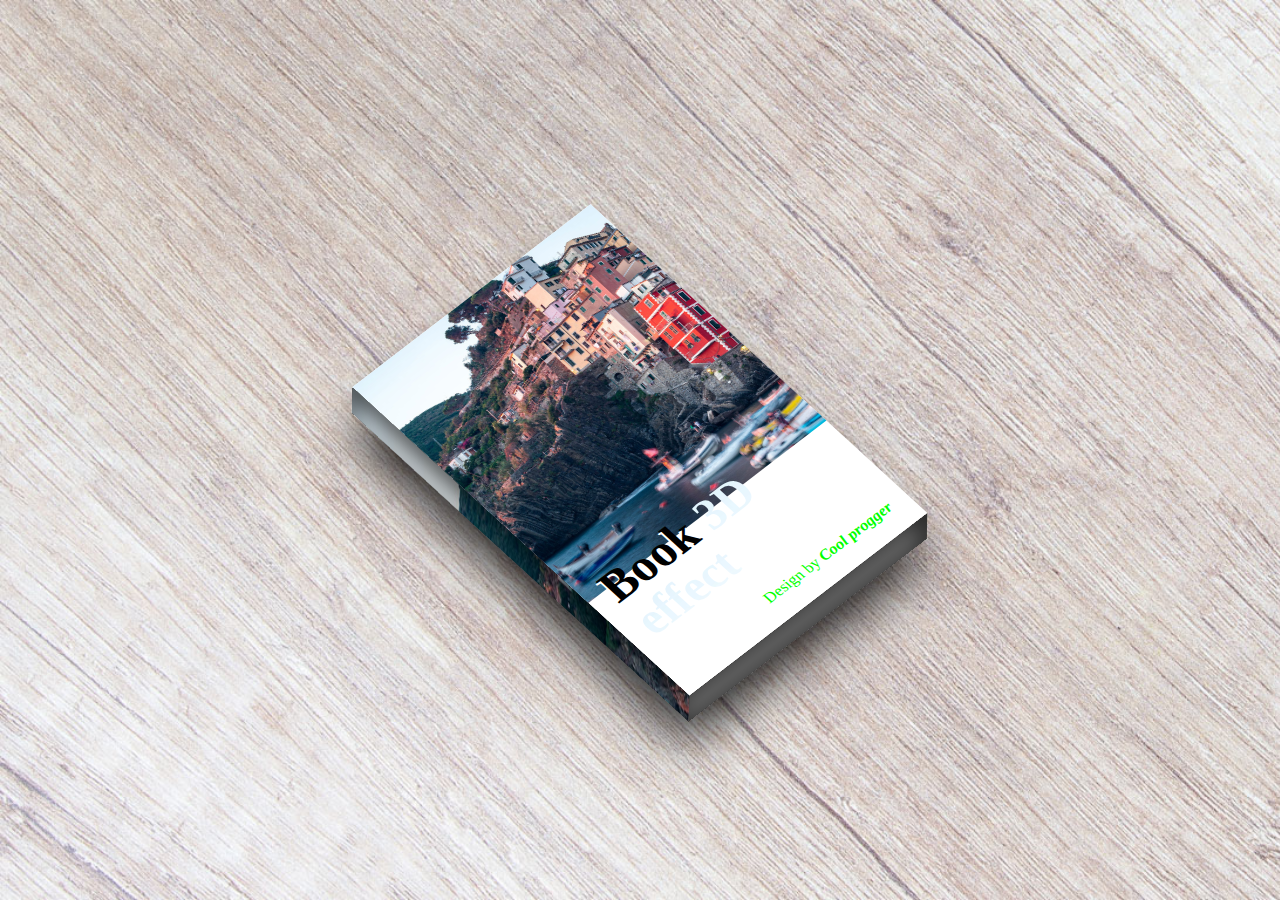
<file: 3d-book/index.html>
﻿<!document html>
<html>
    <head>
        <meta charset="utf-8">
        <title>3D Book</title>
        <link rel="stylesheet" href="style.css">
    </head>
    <body>
        <div class="book">
            <div class="cover"></div>
            <h2>Book <span>3D effect</span></h2>
            <span class="writer">Design by <i>Cool progger</i></span>
        </div>
    </body>
</html>
</file>
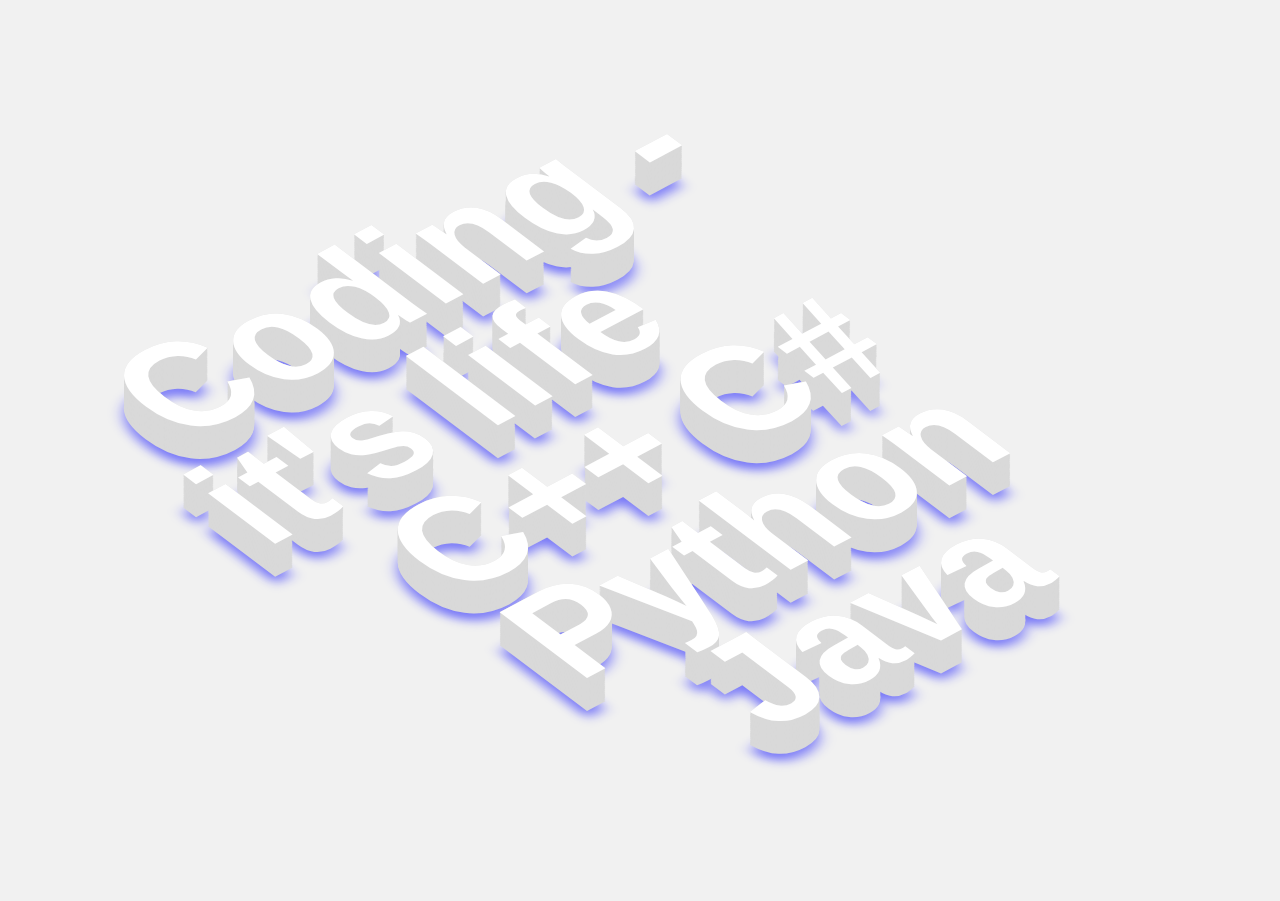
<file: 3d-text/index.html>
﻿<!document html>
<html>
    <head>
        <meta charset="utf-8">
        <title>CSS 3D Text</title>
        <link rel="stylesheet" href="style.css">
    </head>
    <body>
        <div id="text" data-text="Coding - it's life &nbsp&nbsp&nbsp&nbsp C++ C# Python Java">
            Coding - it's life &nbsp&nbsp&nbsp&nbsp C++ C# Python Java
        </div>
        <script type="text/javascript">
            var text = document.getElementById("text");
            var shadow = "";
            for(var i = 0; i < 30; i++)
                shadow += (shadow ? ", " : "") + -i * 1 + "px " + i * 1 + "px 0 #D9D9D9";
            text.style.textShadow = shadow;
        </script>
    </body>
</html>
</file>
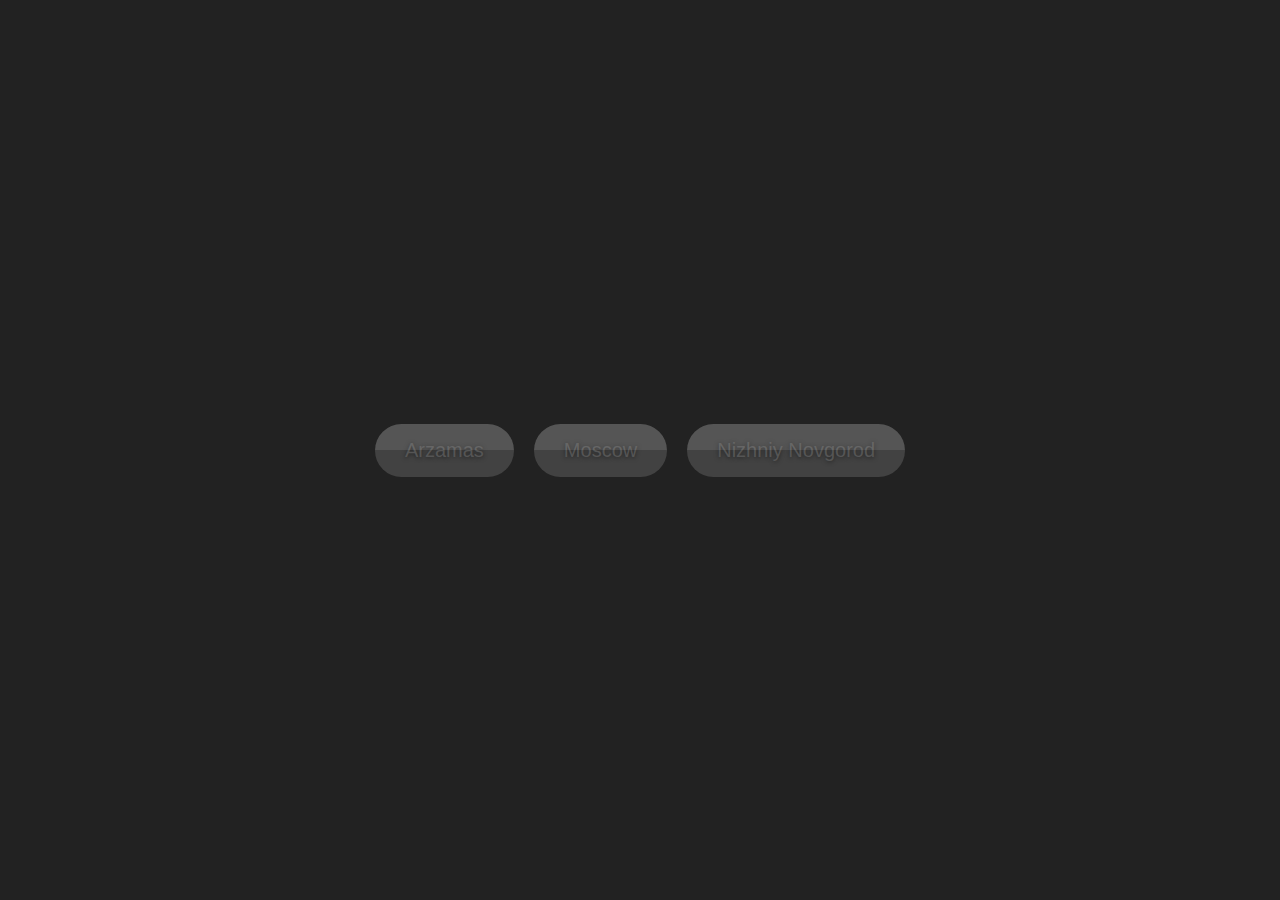
<file: check-effect/index.html>
﻿<!document html>
<html>
    <head>
        <meta charset="utf-8">
        <title>Custom checkbox</title>
        <link rel="stylesheet" href="style.css">
    </head>
    <body>
        <div class="container">
            <div>
                <label>
                    <input type="checkbox" name="" />
                    <span>Arzamas</span>
                </label>
            </div>
            <div>
                <label>
                    <input type="checkbox" name="" />
                    <span>Moscow</span>
                </label>
            </div>
            <div>
                <label>
                    <input type="checkbox" name="" />
                    <span>Nizhniy Novgorod</span>
                </label>
            </div>
        </div>
    </body>
</html>
</file>
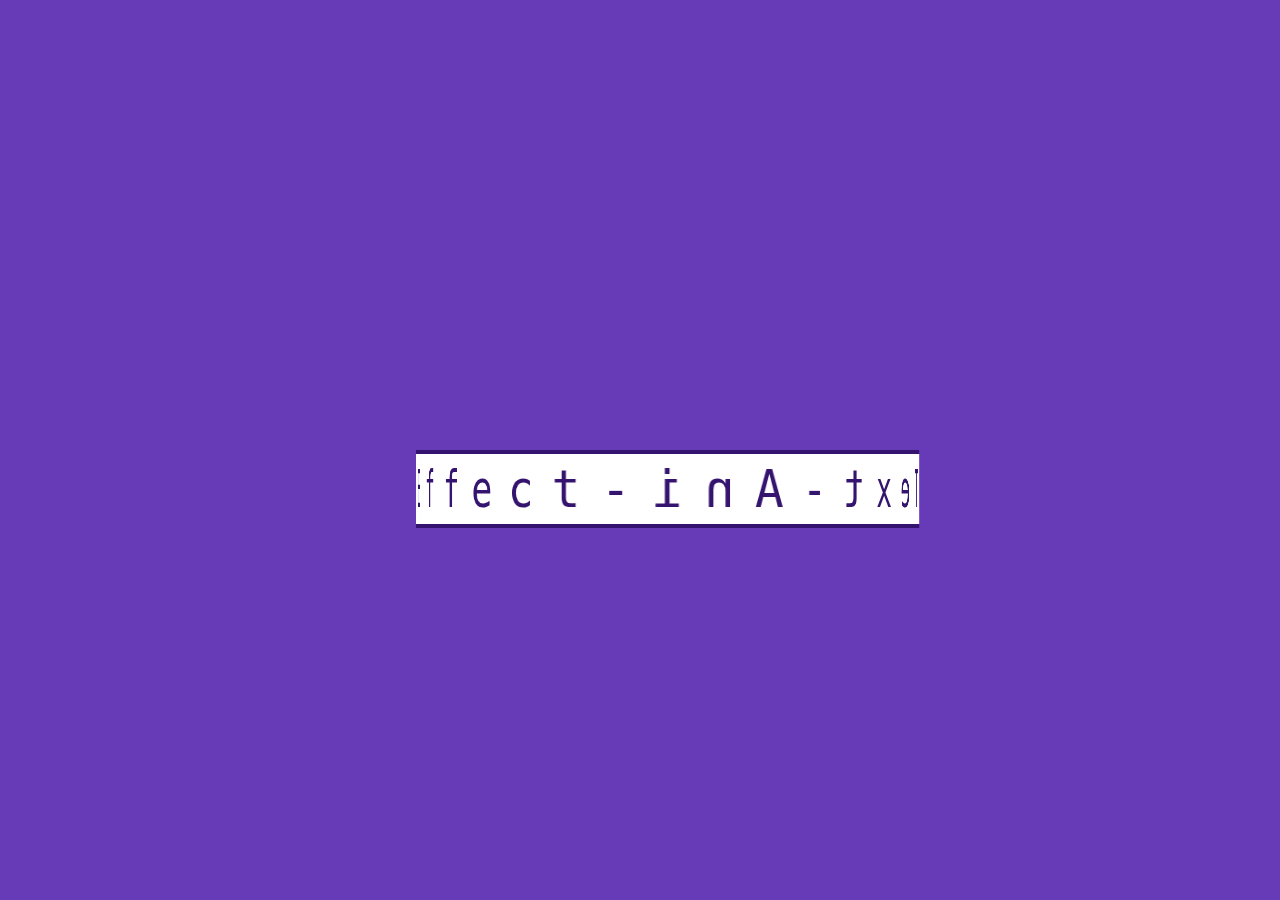
<file: circle-effect/index.html>
﻿<!document html>
<html>
    <head>
        <meta charset="utf-8">
        <title>Circle Text Animation | Splitting.js</title>
        <link rel="stylesheet" href="style.css">
    </head>
    <body>
        <div class="circle" data-splitting>
            -Circle-Text-Animation-Effect-
        </div>
        <script src="splitting.js"></script>
        <script> Splitting(); </script>
    </body>
</html>
</file>
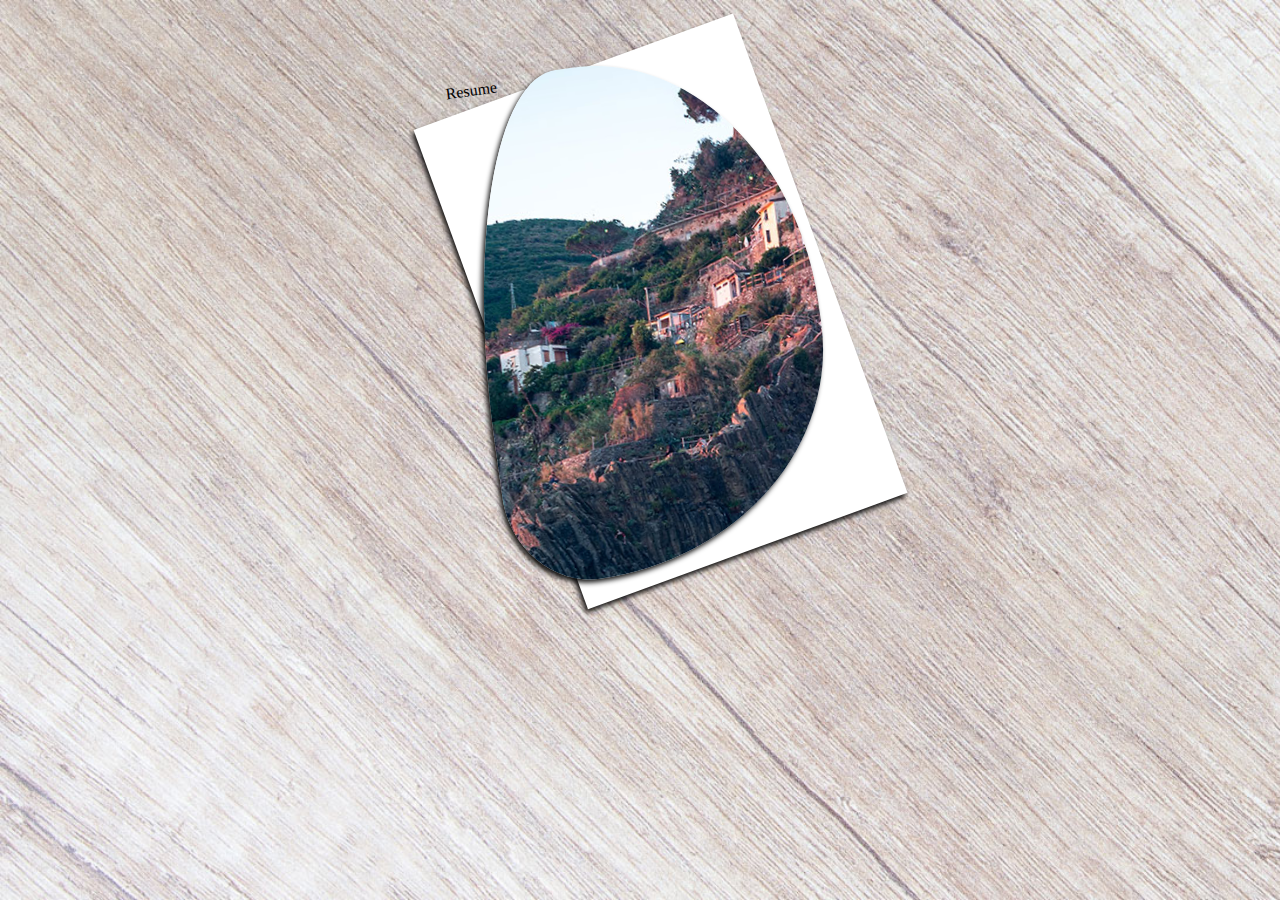
<file: flex-border/index.html>
﻿<!document html>
<html>
    <head>
        <meta charset="utf-8">
        <title>Resume</title>
        <link rel="stylesheet" href="style.css">
    </head>
    <body>
        <div class="sheet"></div>
        <div class="book">Resume</div>
    </body>
</html>
</file>
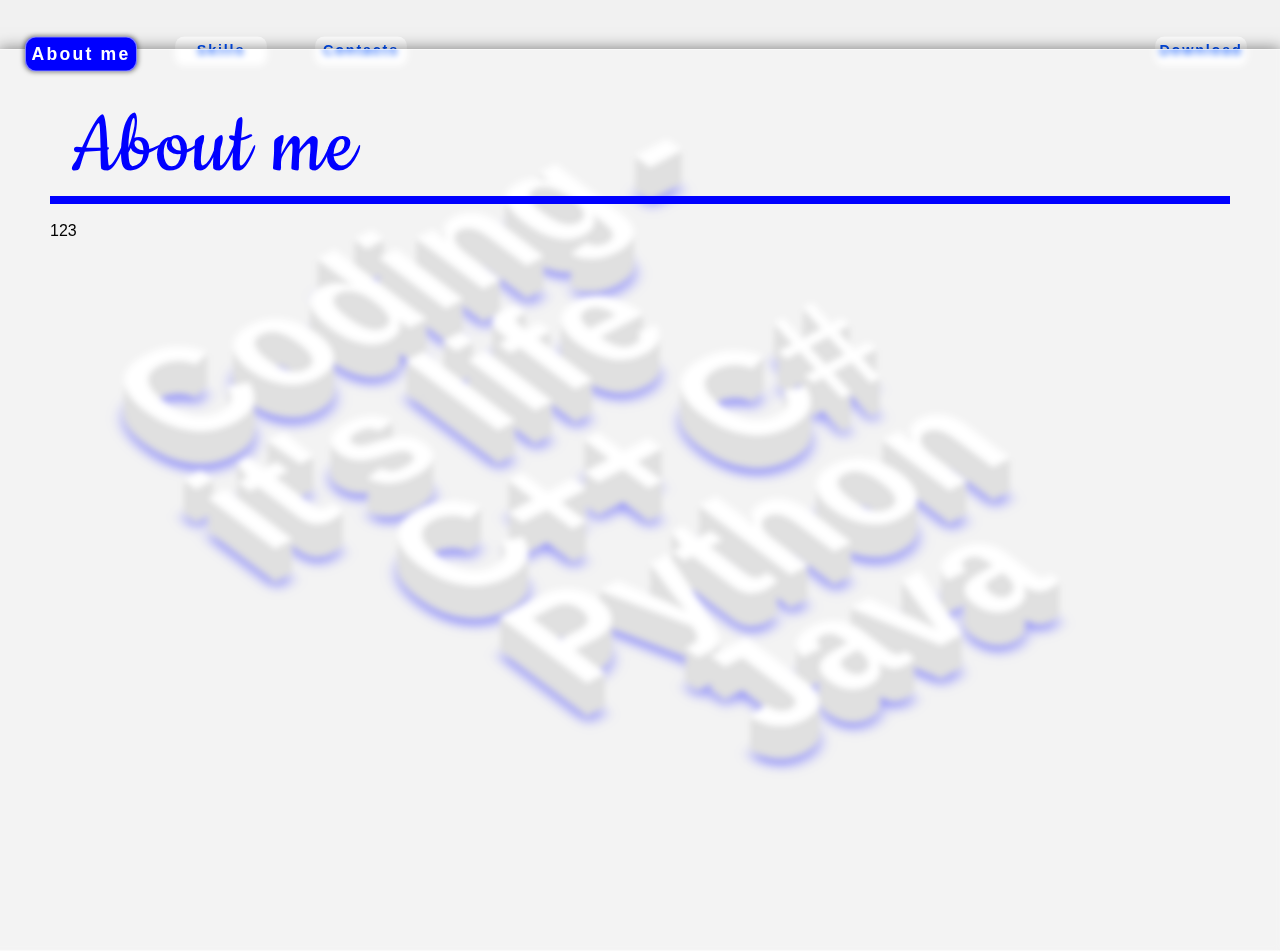
<file: My_resume/index.html>
﻿<!document html>
<html>
    <head>
        <meta charset="utf-8">
        <title>Resume</title>
        <link rel="stylesheet" href="style.css">
    </head>
    <body>
        <div id="text" data-text="Coding - it's life &nbsp&nbsp&nbsp&nbsp C++ C# Python Java">
            Coding - it's life &nbsp&nbsp&nbsp&nbsp C++ C# Python Java
        </div>
        <div class="buttons">
            <div class="button" order="0">About me</div>
            <div class="button" order="1">Skills</div>
            <div class="button" order="2">Contacts</div>
            <div class="button" order="3">Download</div>
        </div>
        <div class="panel">
            <div class="page"><h1>&nbspAbout me</h1><br>123</div>
            <div class="page"><h1>&nbspSkills</h1></div>
            <div class="page"><h1>&nbspContacts</h1></div>
            <div class="page"><h1>&nbspDownload</h1></div>
        </div>
            
        <script src="script.js"></script>
    </body>
</html>
</file>
<file: 3d-book/style.css>
*
{
    margin:         0;
    padding:        0;
    font-family:    Verdana;
}

body
{
    display:                flex;
    justify-content:        center;
    align-items:            center;
    min-height:             100vh;
    background:             url(floor.jpg);
    background-attachment:  fixed;
    background-size:        cover;
}

.book 
{
    position:   relative;
    top:        0;
    width:      300px;
    height:     450px;
    background: #fff;
    transform:  rotate(-37.5deg) skewX(10deg);
    box-shadow: -35px 35px 50px rgba(0, 0, 0, 0.9);
    transition: 0.5s;
}

.book:hover 
{
    transform:  rotate(-37.5deg) skewX(10deg) translate(20px, -20px);
    box-shadow: -50px 50px 100px rgba(0, 0, 0, 0.9);
}

.book:before 
{
    content:    '';
    width:      20px;
    height:     100%;
    background: url(bg.jpg);
    position:   absolute;
    top:        0;
    left:       0;
    transform:  skewY(-45deg) translate(-20px, -10px);
    box-shadow: inset -10px 0 20px rgba(0, 0, 0, 0.7);
}

.book:after 
{
    content:    '';
    width:      100%;
    height:     20px;
    background: #777;
    position:   absolute;
    bottom:     0;
    left:       0;
    transform:  skewX(-45deg) translate(10px, 20px);
    box-shadow: inset -10px 0 20px rgba(0, 0, 0, 0.7);
}

.book h2 
{
    position:       absolute;
    bottom:         60px;
    left:           20px;
    font-size:      3em;
    text-shadow:    -2px 2px #fff;
    line-height:    1em;
}

.book h2 span 
{
    background:                 url(bg.jpg);
    background-attachment:      fixed;
    -webkit-background-clip:    text;
    -webkit-text-fill-color:    transparent;
    text-shadow:                none;
}

.book .writer 
{
    position:               absolute;
    bottom:                 20px;
    right:                  20px;
    color:                  #00FF00;
    font-size:              1em;
    padding-top:            5px;
    font-weight:            500;
    border-top-left-radius: 1px solid #262626;
}

.book .writer i
{
    font-weight:            700;
}

.book .cover 
{
    position:               absolute;
    top:                    0px;
    left:                   0px;
    width:                  100%;
    height:                 70%;
    background:             url(bg.jpg);
    background-size:        cover;
}
</file>
<file: 3d-text/style.css>
*
{
    margin:         0;
    padding:        0;
    font-family:    'Poppins', sans-serif;
}

body
{
    display:            flex;
    justify-content:    center;
    align-items:        center;
    min-height:         100vh;
    background:         #f1f1f1;
    overflow: hidden;
}

#text{
    position: relative;
    color: #fff;
    font-weight: 700;
    min-width: 800px;
    max-width: 800px;
    font-size: 9em;
    line-height: 0.92em;
    letter-spacing: 2px;
    text-align: center;
    user-select: none;
    transform: rotate( -28deg) skewX(25deg);
    margin-left: 0px;
    margin-top: -10px;
}

#text::before{
    content: attr(data-text);
    position: absolute;
    top: 35px;
    left: -35px;
    min-width: 800px;
    max-width: 800px;
    color: rgba(0, 0, 255, 0.5);
    text-shadow: none;
    filter: blur(6px);
    z-index: -1;
}
</file>
<file: check-effect/style.css>
*
{
    margin:         0;
    padding:        0;
    box-sizing:     border-box;
    font-family:    sans-serif;
}

body
{
    display:            flex;
    margin:             0;
    padding:            0;
    justify-content:    center;
    align-items:        center;
    min-height:         100vh;
    background:         #222;
}

.container
{
    max-width:  1200px;
    margin:     0 auto;
    display:    flex;
    flex-wrap:  wrap;
}

.container div
{
    margin:     10px;
}

.container div label
{
    cursor: pointer;
}

.container div label input[type="checkbox"]
{
    display: none;
}

.container div label input[type="checkbox"]:checked ~ span
{
    color:      #fff;
}

.container div:nth-child(3n + 1) label input[type="checkbox"]:checked ~ span
{
    background: #e91e63;
    box-shadow: 0 2px 20px #e91e63;
}

.container div:nth-child(3n + 2) label input[type="checkbox"]:checked ~ span
{
    background: #0f0;
    box-shadow: 0 2px 20px #0f0;
}

.container div:nth-child(3n + 3) label input[type="checkbox"]:checked ~ span
{
    background: #df01d7;
    box-shadow: 0 2px 20px #df01d7;
}

.container div label span
{
    position:       relative;
    display:        inline-block;
    background:     #424242;
    padding:        15px 30px;
    color:          #555;
    text-shadow:    0 1px 4px rgba(0, 0, 0, 0.5);
    border-radius:  30px;
    font-size:      20px;
    transition:     0.5s;
    user-select:    none;
    overflow:       hidden;
}

.container div label span:before
{
    content:        '';
    position:       absolute;
    top:            0;
    left:           0;
    width:          100%;
    height:         50%;
    background:     rgba(255, 255, 255, 0.1);
}
</file>
<file: circle-effect/style.css>
*
{
    margin: 0;
    padding: 0;
    box-sizing: border-box;
    font-family: monospace;
}

body
{
    display: flex;
    justify-content: center;
    align-items: center;
    min-height: 100vh;
    background: #673ab7;
}

.circle 
{
    transform-style: preserve-3d;
    animation: animate 8s linear infinite;
}

@keyframes animate
{
    0%
    {
        transform: perspective(1000px) rotateY(360deg) rotateX(15deg);
    }
    100% {
        transform: perspective(1000px) rotateY(0deg) rotateX(15deg);
    }
}
    .circle .char {
        position: absolute;
        top: 0;
        left: 0;
        background: #fff;
        color: #35146f;
        font-size: 4em;
        padding: 5px 12px;
        border-top: 4px solid #35146f;
        border-bottom: 4px solid #35146f;
        transform-style: preserve-3d;
        transform-origin: center;
        transform: rotateY(calc(var(--char-index) * 12deg))
                   translateZ(250px);
    }
</file>
<file: flex-border/style.css>
* {
    margin: 0;
    padding: 0;
    font-family: Verdana;
}

body {
    display: flex;
    justify-content: center;
    align-items: center;
    min-height: 100vh;
    background: url(floor.jpg);
    background-attachment: fixed;
    background-size: cover;
}

.book {
    position: absolute;
    top: 0;
    width: 340px;
    height: 510px;
    background: url(bg.jpg);
    transform: rotate(-8deg) translate(0px, 60px);
    box-shadow: -3px 3px 5px rgba(0, 0, 0, 0.9);
    transition: 0.5s;
    border-radius: 34% 64% 77% 26% / 73% 54% 45% 19%;
}

.book:hover {
    position: absolute;
    top: 0;
    width: 340px;
    height: 510px;
    background: url(bg.jpg);
    transform: rotate(-8deg) translate(0px, 60px);
    box-shadow: -3px 3px 5px rgba(0, 0, 0, 0.9);
    transition: 0.5s;
    border-radius: 34% 4% 57% 6% / 3% 24% 15% 38%;
}

.sheet {
    position: absolute;
    top: 0;
    width: 340px;
    height: 510px;
    background: #fff;
    transform: rotate(-20deg) translate(0px, 60px);
    box-shadow: -3px 3px 5px rgba(0, 0, 0, 0.9);
    transition: 0.5s;
}
</file>
<file: My_resume/style.css>
@import url('https://fonts.googleapis.com/css2?family=Allura&family=Cookie&display=swap');

* {
    margin: 0;
    padding: 0;
    font-family:    'Poppins', sans-serif;
}

body {
    display: flex;
    justify-content: center;
    align-items: center;
    min-height: 100vh;
    /*background: url(Imgs/floor.jpg);*/
    background:#f1f1f1;
    background-attachment: fixed;
    background-size: cover;
    overflow: hidden;
}

#text{
    position: absolute;
    color: #fff;
    font-weight: 700;
    min-width: 800px;
    max-width: 800px;
    font-size: 9em;
    line-height: 0.92em;
    letter-spacing: 2px;
    text-align: center;
    user-select: none;
    transform: rotate( -28deg) skewX(25deg);
    margin-left: 0px;
    margin-top: 0px;
    z-index: -10;
}

#text::before{
    content: attr(data-text);
    position: absolute;
    top: 35px;
    left: -35px;
    min-width: 800px;
    max-width: 800px;
    color: rgba(0, 0, 255, 0.5);
    text-shadow: none;
    filter: blur(6px);
    z-index: -11;
}

@media (max-width : 800px)
{
    #text {
        position: absolute;
        color: #fff;
        font-weight: 700;
        min-width: 800px;
        max-width: 800px;
        font-size: 6em;
        line-height: 0.92em;
        letter-spacing: 2px;
        text-align: center;
        user-select: none;
        transform: rotate( -28deg) skewX(25deg);
        margin-left: 0px;
        margin-top: 0px;
        z-index: -10;
    }
}

.panel {
    position: absolute;
    /*top: 10%;*/
    /*left: 10%;*/
    width: 100%;
    height: 100%;
    margin-top: 100px;
    /*top: 50px;*/
    background: #ffffff2F;
    backdrop-filter: blur(3px);
    box-shadow: 0 0 15px rgba(0, 0, 0, 0.5);
    border: 1px solid rgba(255, 255, 255, 0.5);
    z-index: 1;
}


.button{
    position: absolute;
    width: 100px;
    height: 30px;
    top: 35px;
    background: #FFFFFF;
    color: #0050fc;
    border: 1px solid rgba(255, 255, 255, 0.5);
    z-index: 0;
    border-radius: 3px;
    display: flex;
    user-select: none;
    justify-content: center;
    align-items: center;
    text-align: center;
    font-weight: 700;
    font-size: 1em;
    line-height: 0.92em;
    letter-spacing: 2px;
    border-radius: 10px;
    text-shadow: #f1f1f1;
    cursor: pointer;
    transition: top 0.5s, z-index 0.0s, transform 0.5s;
    transition-delay: 0.5s, 0.5s, 0.0s;
    transform: scale(0.9);
}

.button:hover:not(.active){
    top: 18px;
    box-shadow: 0 0 15px rgba(0, 0, 255, 0.5);
    transition-delay: 0.0s, 0.5s, 0.5s;
    transform: translateY(20px) scale(1.1, 1.1);
    z-index: 2;
}

.button.active{
    top: 18px;
    transition-delay: 0.0s, 0.5s, 0.5s;
    background: #0000FF;
    color: #FFFFFF;
    box-shadow: 0 0 5px rgba(0, 0, 0, 0.5);
    transform: translateY(20px) scale(1.1, 1.1);
    z-index: 2;
}

.button:nth-child(1){
    left: 30px;
}

.button:nth-child(2){
    left: 170px;
}

.button:nth-child(3){
    left: 310px;
}

.button:nth-child(4){
    left: 100%;
    margin-left: -130px;
}

.page{
    position: relative;
    display: none;
    border: 0px solid #000000;
    margin: 50px 50px 10px 50px;
}

.page h1{
    color: #0000FF;
    font-weight: 70;
    font-size: 6em;
    line-height: 1.0em;
    letter-spacing: 2px;
    user-select: none;
    margin-left: 0px;
    margin-top: 0px;
    border-bottom: 8px solid #0000FF;
    font-family: 'Cookie', cursive;
}
</file>
